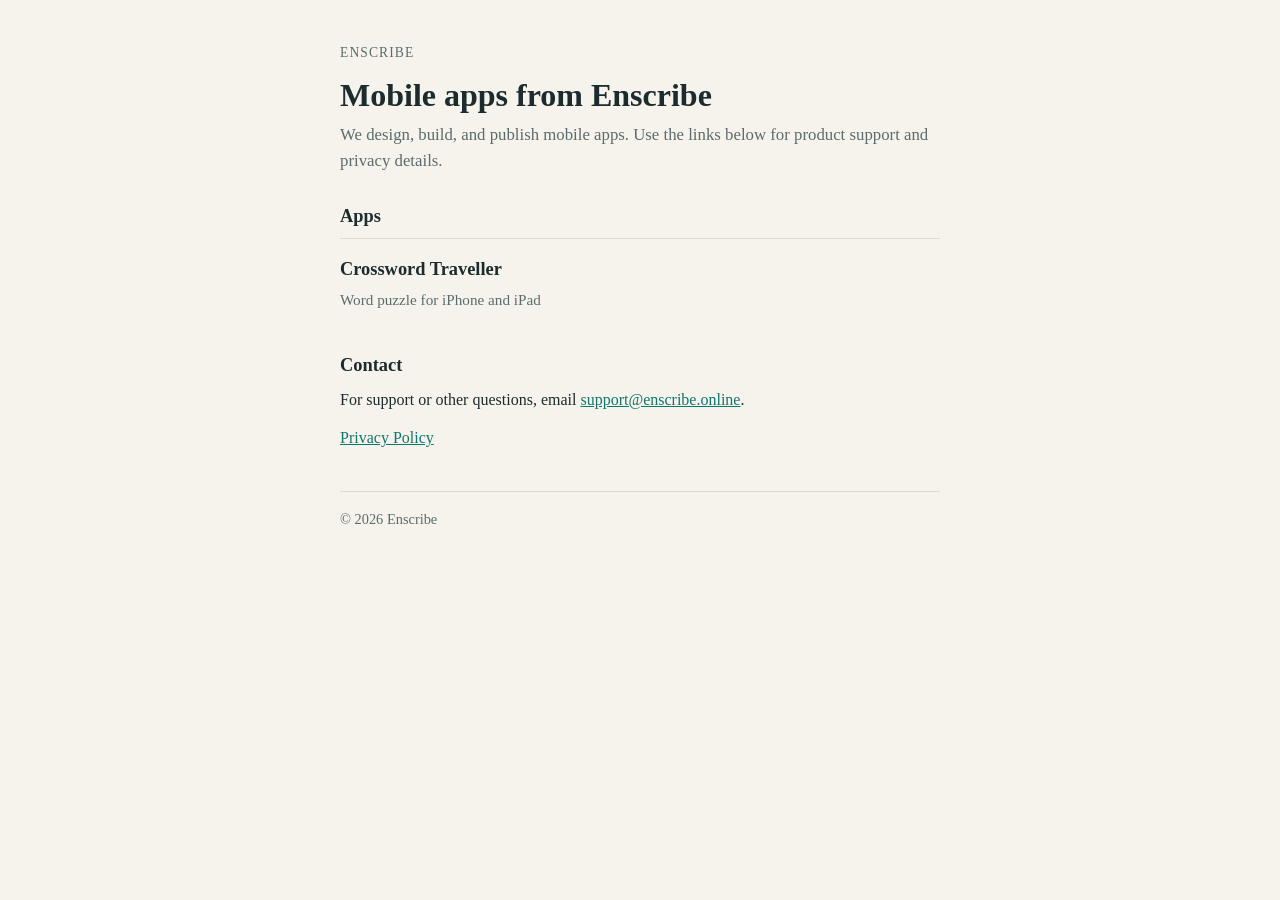
<file: index.html>
<!DOCTYPE html>
<html lang="en">
  <head>
    <meta charset="utf-8" />
    <meta name="viewport" content="width=device-width, initial-scale=1" />
    <title>Enscribe</title>
    <meta
      name="description"
      content="Enscribe builds and publishes mobile apps. Support and privacy information for our products."
    />
    <link rel="stylesheet" href="styles.css" />
  </head>
  <body>
    <main class="wrap">
      <p class="brand">Enscribe</p>
      <h1>Mobile apps from Enscribe</h1>
      <p class="lead">
        We design, build, and publish mobile apps. Use the links
        below for product support and privacy details.
      </p>

      <section>
        <h2>Apps</h2>
        <ul class="app-list">
          <li>
            <a href="./crossword-traveller/">
              <span class="app-name">Crossword Traveller</span>
              <span class="app-desc">Word puzzle for iPhone and iPad</span>
            </a>
          </li>
        </ul>
      </section>

      <section>
        <h2>Contact</h2>
        <p>
          For support or other questions, email
          <a href="mailto:support@enscribe.online">support@enscribe.online</a>.
        </p>
        <p>
          <a href="./privacy.html">Privacy Policy</a>
        </p>
      </section>

      <footer>
        © <span id="y"></span> Enscribe
        <script>
          document.getElementById("y").textContent = new Date().getFullYear();
        </script>
      </footer>
    </main>
  </body>
</html>
</file>
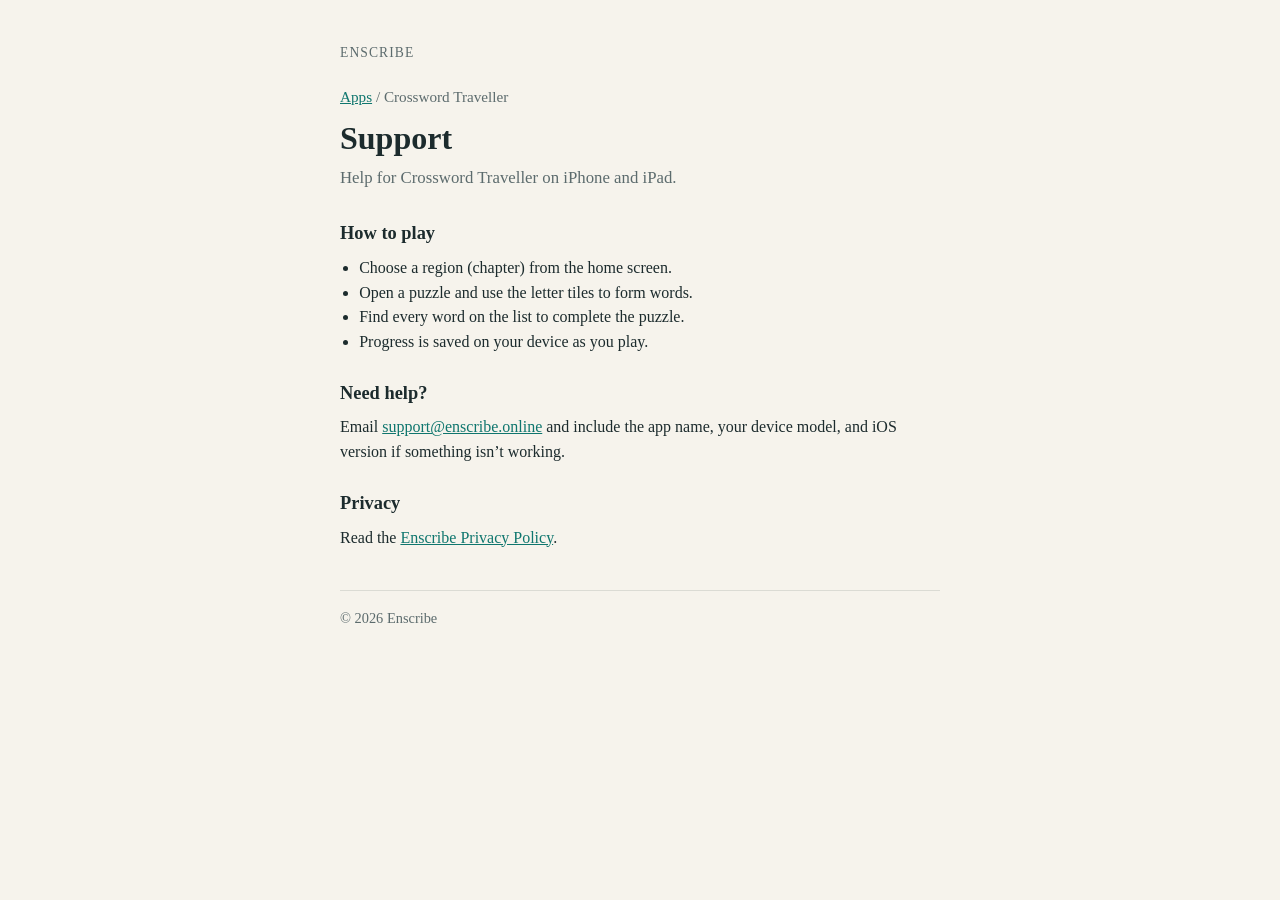
<file: crossword-traveller/index.html>
<!DOCTYPE html>
<html lang="en">
  <head>
    <meta charset="utf-8" />
    <meta name="viewport" content="width=device-width, initial-scale=1" />
    <title>Crossword Traveller — Support</title>
    <meta
      name="description"
      content="Support for Crossword Traveller by Enscribe."
    />
    <link rel="stylesheet" href="../styles.css" />
  </head>
  <body>
    <main class="wrap">
      <a class="brand" href="../">Enscribe</a>
      <nav class="crumbs">
        <a href="../">Apps</a> / Crossword Traveller
      </nav>
      <h1>Support</h1>
      <p class="lead">
        Help for Crossword Traveller on iPhone and iPad.
      </p>

      <section>
        <h2>How to play</h2>
        <ul>
          <li>Choose a region (chapter) from the home screen.</li>
          <li>Open a puzzle and use the letter tiles to form words.</li>
          <li>Find every word on the list to complete the puzzle.</li>
          <li>Progress is saved on your device as you play.</li>
        </ul>
      </section>

      <section>
        <h2>Need help?</h2>
        <p>
          Email
          <a href="mailto:support@enscribe.online?subject=App%20Support"
            >support@enscribe.online</a
          >
          and include the app name, your device model, and iOS version if
          something isn’t working.
        </p>
      </section>

      <section>
        <h2>Privacy</h2>
        <p>
          Read the
          <a href="../privacy.html">Enscribe Privacy Policy</a>.
        </p>
      </section>

      <footer>
        © <span id="y"></span> Enscribe
        <script>
          document.getElementById("y").textContent = new Date().getFullYear();
        </script>
      </footer>
    </main>
  </body>
</html>
</file>
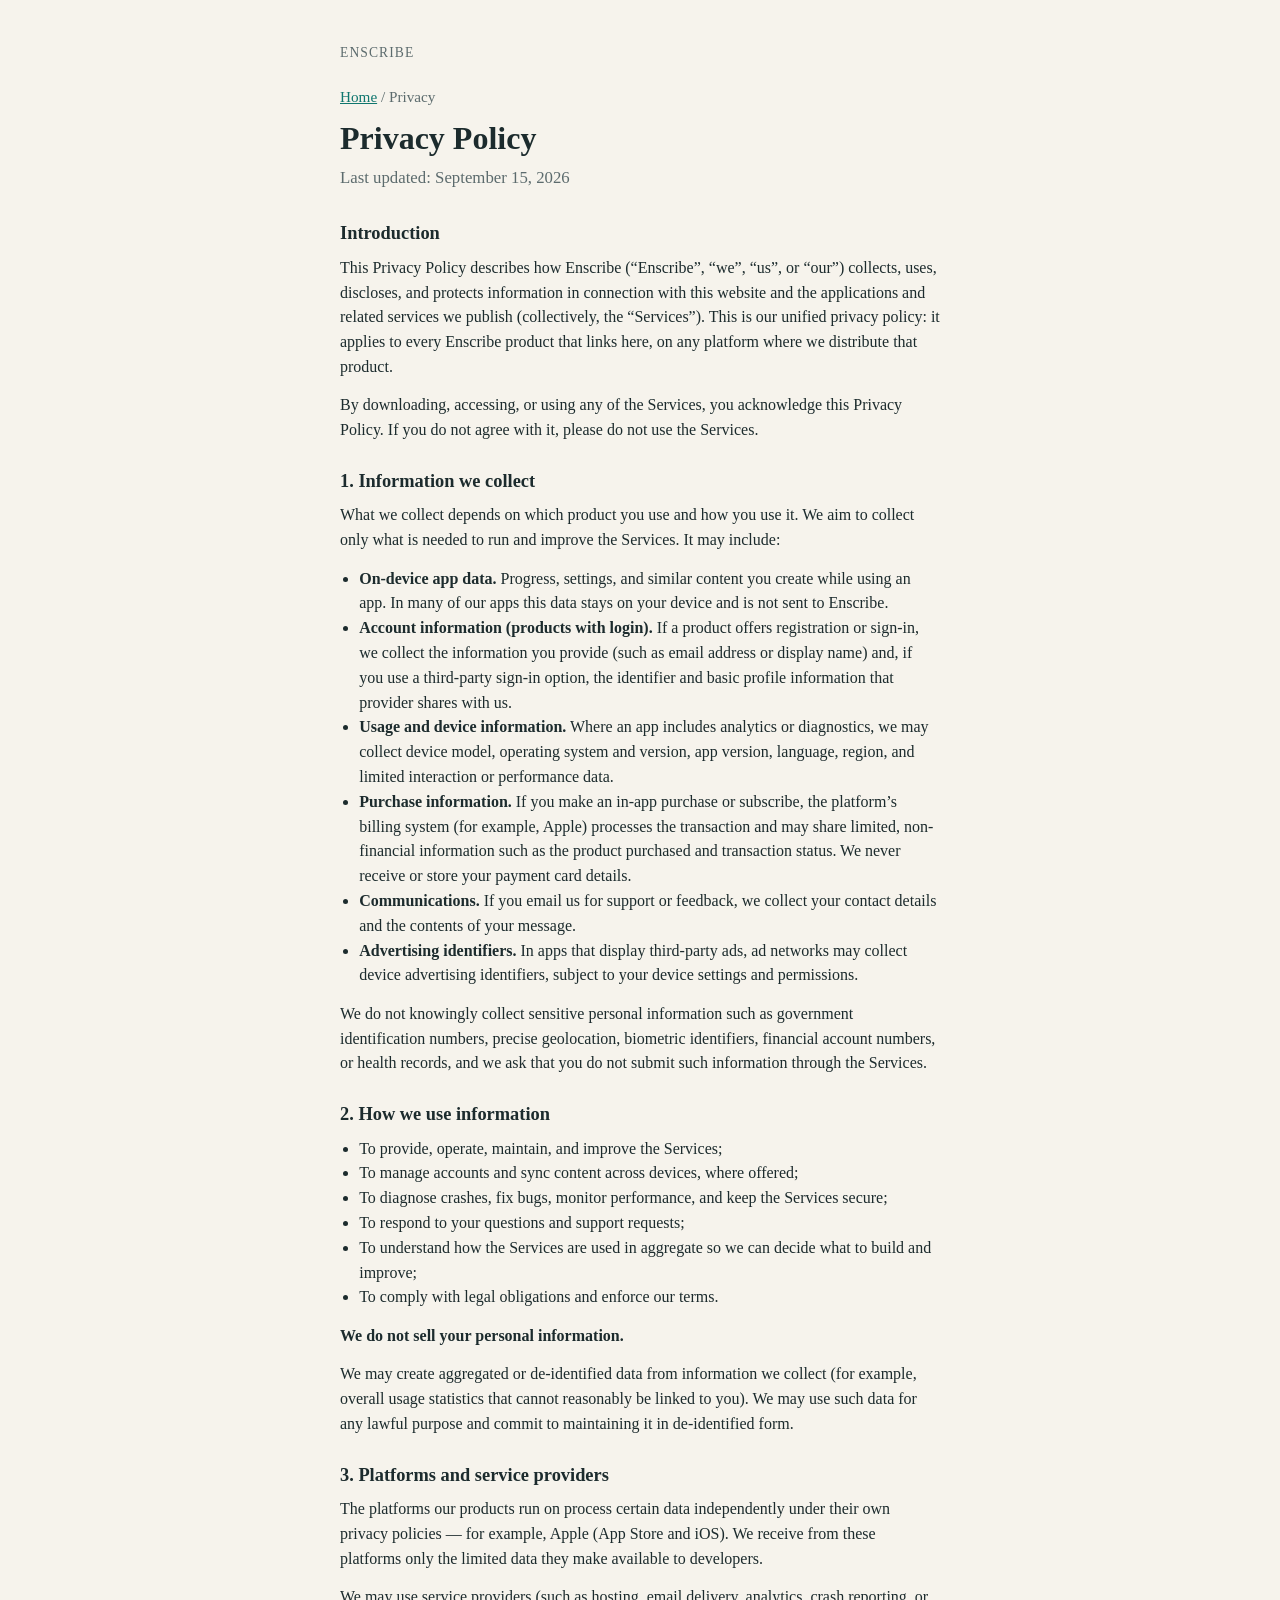
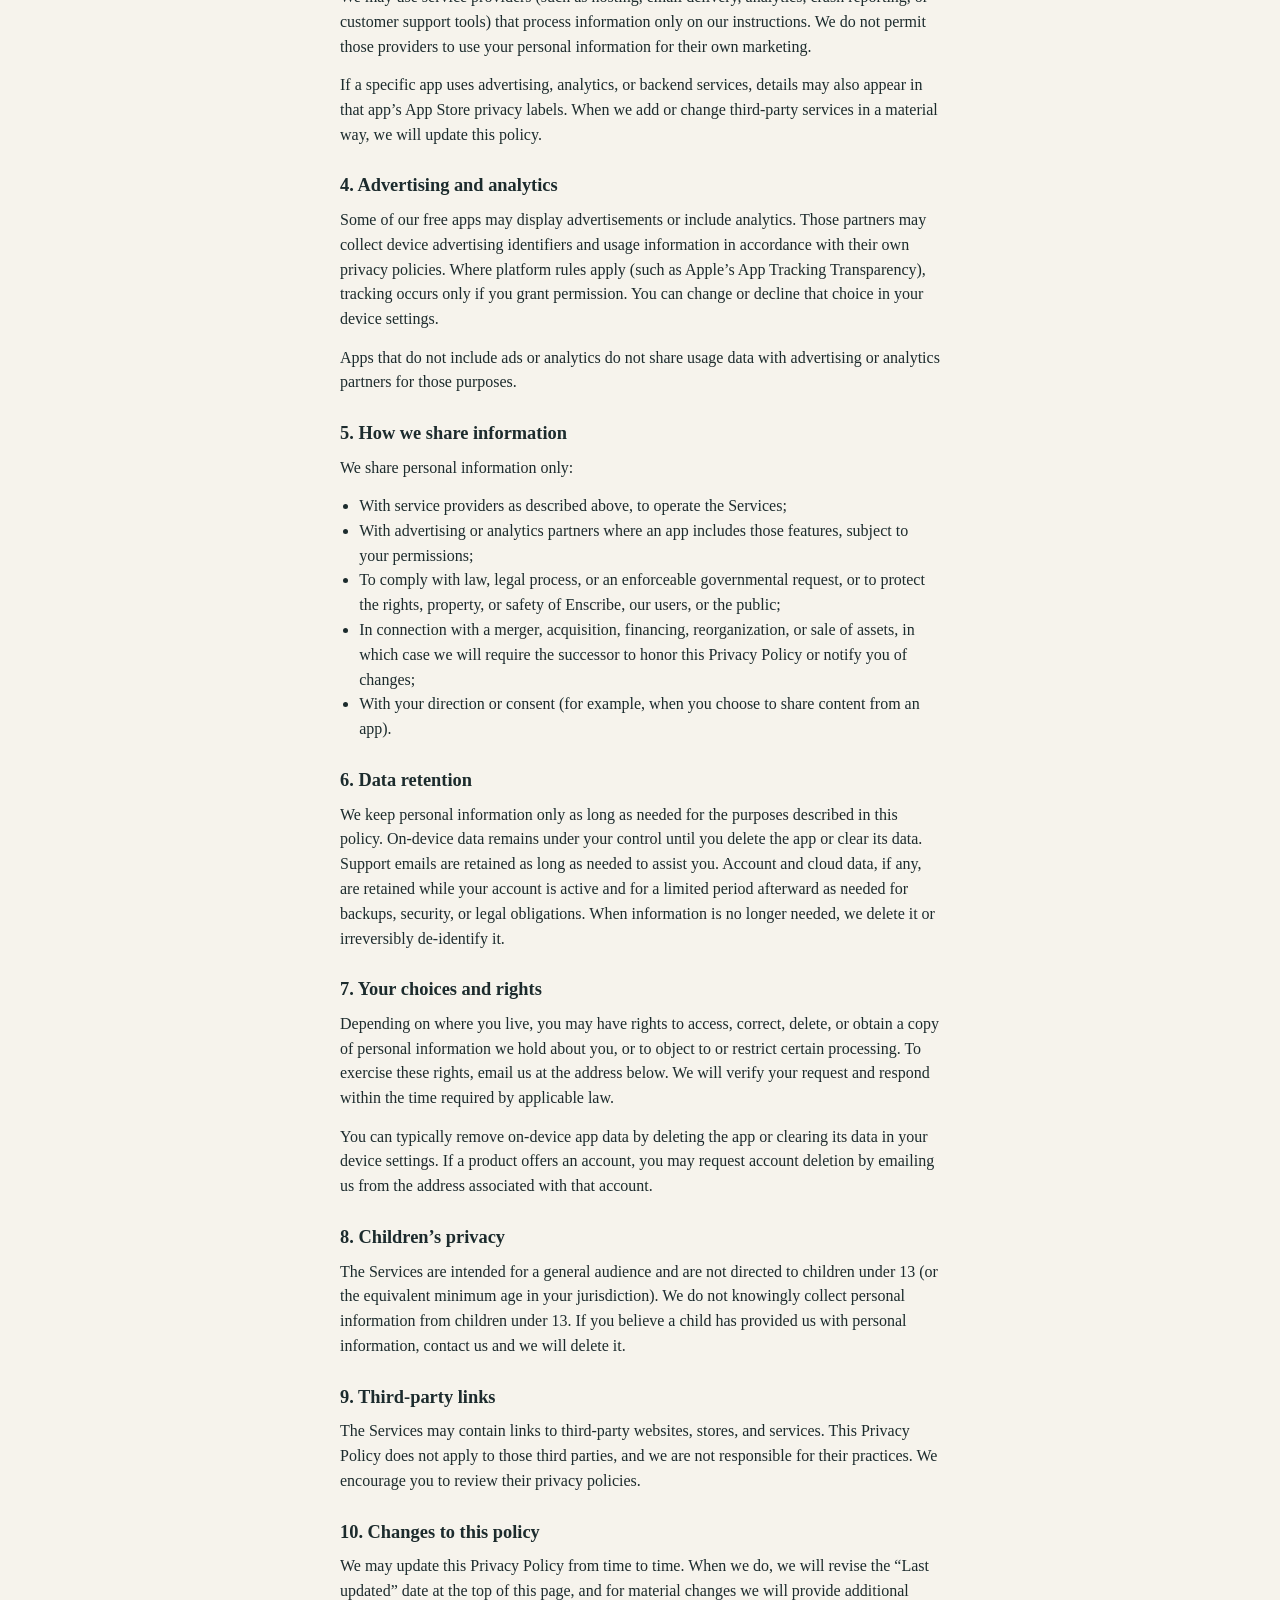
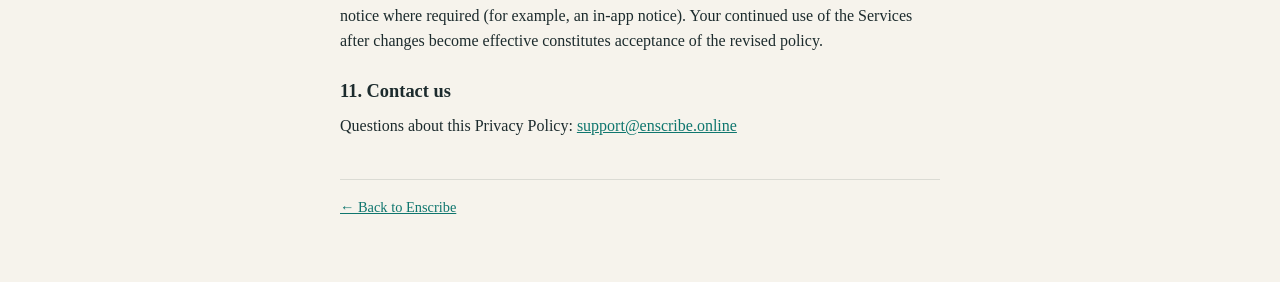
<file: privacy.html>
<!DOCTYPE html>
<html lang="en">
  <head>
    <meta charset="utf-8" />
    <meta name="viewport" content="width=device-width, initial-scale=1" />
    <title>Privacy Policy — Enscribe</title>
    <meta
      name="description"
      content="Privacy Policy for apps and services published by Enscribe."
    />
    <link rel="stylesheet" href="styles.css" />
  </head>
  <body>
    <main class="wrap">
      <a class="brand" href="./">Enscribe</a>
      <nav class="crumbs">
        <a href="./">Home</a> / Privacy
      </nav>
      <h1>Privacy Policy</h1>
      <p class="lead">Last updated: September 15, 2026</p>

      <section>
        <h2>Introduction</h2>
        <p>
          This Privacy Policy describes how Enscribe (“Enscribe”, “we”, “us”, or
          “our”) collects, uses, discloses, and protects information in
          connection with this website and the applications and related
          services we publish (collectively, the “Services”). This is our
          unified privacy policy: it applies to every Enscribe product that
          links here, on any platform where we distribute that product.
        </p>
        <p>
          By downloading, accessing, or using any of the Services, you
          acknowledge this Privacy Policy. If you do not agree with it, please
          do not use the Services.
        </p>
      </section>

      <section>
        <h2>1. Information we collect</h2>
        <p>
          What we collect depends on which product you use and how you use it.
          We aim to collect only what is needed to run and improve the
          Services. It may include:
        </p>
        <ul>
          <li>
            <strong>On-device app data.</strong> Progress, settings, and similar
            content you create while using an app. In many of our apps this
            data stays on your device and is not sent to Enscribe.
          </li>
          <li>
            <strong>Account information (products with login).</strong> If a
            product offers registration or sign-in, we collect the information
            you provide (such as email address or display name) and, if you use
            a third-party sign-in option, the identifier and basic profile
            information that provider shares with us.
          </li>
          <li>
            <strong>Usage and device information.</strong> Where an app includes
            analytics or diagnostics, we may collect device model, operating
            system and version, app version, language, region, and limited
            interaction or performance data.
          </li>
          <li>
            <strong>Purchase information.</strong> If you make an in-app
            purchase or subscribe, the platform’s billing system (for example,
            Apple) processes the transaction and may share limited,
            non-financial information such as the product purchased and
            transaction status. We never receive or store your payment card
            details.
          </li>
          <li>
            <strong>Communications.</strong> If you email us for support or
            feedback, we collect your contact details and the contents of your
            message.
          </li>
          <li>
            <strong>Advertising identifiers.</strong> In apps that display
            third-party ads, ad networks may collect device advertising
            identifiers, subject to your device settings and permissions.
          </li>
        </ul>
        <p>
          We do not knowingly collect sensitive personal information such as
          government identification numbers, precise geolocation, biometric
          identifiers, financial account numbers, or health records, and we ask
          that you do not submit such information through the Services.
        </p>
      </section>

      <section>
        <h2>2. How we use information</h2>
        <ul>
          <li>To provide, operate, maintain, and improve the Services;</li>
          <li>To manage accounts and sync content across devices, where offered;</li>
          <li>To diagnose crashes, fix bugs, monitor performance, and keep the Services secure;</li>
          <li>To respond to your questions and support requests;</li>
          <li>To understand how the Services are used in aggregate so we can decide what to build and improve;</li>
          <li>To comply with legal obligations and enforce our terms.</li>
        </ul>
        <p>
          <strong>We do not sell your personal information.</strong>
        </p>
        <p>
          We may create aggregated or de-identified data from information we
          collect (for example, overall usage statistics that cannot reasonably
          be linked to you). We may use such data for any lawful purpose and
          commit to maintaining it in de-identified form.
        </p>
      </section>

      <section>
        <h2>3. Platforms and service providers</h2>
        <p>
          The platforms our products run on process certain data independently
          under their own privacy policies — for example, Apple (App Store and
          iOS). We receive from these platforms only the limited data they make
          available to developers.
        </p>
        <p>
          We may use service providers (such as hosting, email delivery,
          analytics, crash reporting, or customer support tools) that process
          information only on our instructions. We do not permit those
          providers to use your personal information for their own marketing.
        </p>
        <p>
          If a specific app uses advertising, analytics, or backend services,
          details may also appear in that app’s App Store privacy labels. When
          we add or change third-party services in a material way, we will
          update this policy.
        </p>
      </section>

      <section>
        <h2>4. Advertising and analytics</h2>
        <p>
          Some of our free apps may display advertisements or include analytics.
          Those partners may collect device advertising identifiers and usage
          information in accordance with their own privacy policies. Where
          platform rules apply (such as Apple’s App Tracking Transparency),
          tracking occurs only if you grant permission. You can change or
          decline that choice in your device settings.
        </p>
        <p>
          Apps that do not include ads or analytics do not share usage data
          with advertising or analytics partners for those purposes.
        </p>
      </section>

      <section>
        <h2>5. How we share information</h2>
        <p>We share personal information only:</p>
        <ul>
          <li>With service providers as described above, to operate the Services;</li>
          <li>With advertising or analytics partners where an app includes those features, subject to your permissions;</li>
          <li>To comply with law, legal process, or an enforceable governmental request, or to protect the rights, property, or safety of Enscribe, our users, or the public;</li>
          <li>In connection with a merger, acquisition, financing, reorganization, or sale of assets, in which case we will require the successor to honor this Privacy Policy or notify you of changes;</li>
          <li>With your direction or consent (for example, when you choose to share content from an app).</li>
        </ul>
      </section>

      <section>
        <h2>6. Data retention</h2>
        <p>
          We keep personal information only as long as needed for the purposes
          described in this policy. On-device data remains under your control
          until you delete the app or clear its data. Support emails are
          retained as long as needed to assist you. Account and cloud data, if
          any, are retained while your account is active and for a limited
          period afterward as needed for backups, security, or legal
          obligations. When information is no longer needed, we delete it or
          irreversibly de-identify it.
        </p>
      </section>

      <section>
        <h2>7. Your choices and rights</h2>
        <p>
          Depending on where you live, you may have rights to access, correct,
          delete, or obtain a copy of personal information we hold about you,
          or to object to or restrict certain processing. To exercise these
          rights, email us at the address below. We will verify your request
          and respond within the time required by applicable law.
        </p>
        <p>
          You can typically remove on-device app data by deleting the app or
          clearing its data in your device settings. If a product offers an
          account, you may request account deletion by emailing us from the
          address associated with that account.
        </p>
      </section>

      <section>
        <h2>8. Children’s privacy</h2>
        <p>
          The Services are intended for a general audience and are not directed
          to children under 13 (or the equivalent minimum age in your
          jurisdiction). We do not knowingly collect personal information from
          children under 13. If you believe a child has provided us with
          personal information, contact us and we will delete it.
        </p>
      </section>

      <section>
        <h2>9. Third-party links</h2>
        <p>
          The Services may contain links to third-party websites, stores, and
          services. This Privacy Policy does not apply to those third parties,
          and we are not responsible for their practices. We encourage you to
          review their privacy policies.
        </p>
      </section>

      <section>
        <h2>10. Changes to this policy</h2>
        <p>
          We may update this Privacy Policy from time to time. When we do, we
          will revise the “Last updated” date at the top of this page, and for
          material changes we will provide additional notice where required
          (for example, an in-app notice). Your continued use of the Services
          after changes become effective constitutes acceptance of the revised
          policy.
        </p>
      </section>

      <section>
        <h2>11. Contact us</h2>
        <p>
          Questions about this Privacy Policy:
          <a href="mailto:support@enscribe.online?subject=Privacy%20Policy"
            >support@enscribe.online</a
          >
        </p>
      </section>

      <footer>
        <a href="./">← Back to Enscribe</a>
      </footer>
    </main>
  </body>
</html>
</file>
<file: styles.css>
:root {
  --bg: #f6f3ec;
  --ink: #1c2b2d;
  --muted: #5c6b6d;
  --accent: #0f766e;
  --card: #ffffff;
  --line: rgba(28, 43, 45, 0.12);
  --max: 40rem;
}

* {
  box-sizing: border-box;
}

html,
body {
  margin: 0;
  padding: 0;
  background: var(--bg);
  color: var(--ink);
  font-family: Georgia, "Times New Roman", serif;
  line-height: 1.55;
}

body {
  min-height: 100vh;
}

a {
  color: var(--accent);
}

a:hover {
  text-decoration: underline;
}

.wrap {
  max-width: var(--max);
  margin: 0 auto;
  padding: 2.5rem 1.25rem 4rem;
}

.brand {
  display: inline-block;
  margin: 0;
  font-size: 0.85rem;
  letter-spacing: 0.08em;
  text-transform: uppercase;
  color: var(--muted);
  text-decoration: none;
}

a.brand:hover {
  text-decoration: none;
  color: var(--ink);
}

.app-list {
  list-style: none;
  padding: 0;
  margin: 0;
}

.app-list li {
  border-top: 1px solid var(--line);
}

.app-list a {
  display: block;
  padding: 1rem 0;
  text-decoration: none;
  color: inherit;
}

.app-list a:hover .app-name {
  color: var(--accent);
  text-decoration: underline;
}

.app-name {
  display: block;
  font-size: 1.15rem;
  font-weight: bold;
}

.app-desc {
  display: block;
  margin-top: 0.25rem;
  color: var(--muted);
  font-size: 0.95rem;
}

h1 {
  margin: 0.75rem 0 0.5rem;
  font-size: 2rem;
  line-height: 1.15;
}

.lead {
  margin: 0 0 1.75rem;
  color: var(--muted);
  font-size: 1.05rem;
}

.card {
  background: var(--card);
  border: 1px solid var(--line);
  border-radius: 12px;
  padding: 1.15rem 1.25rem;
  margin: 0 0 1rem;
}

.card h2 {
  margin: 0 0 0.35rem;
  font-size: 1.2rem;
}

.card p {
  margin: 0;
  color: var(--muted);
}

.meta {
  margin-top: 0.65rem;
  font-size: 0.92rem;
}

nav.crumbs {
  margin: 1.25rem 0 0;
  font-size: 0.95rem;
  color: var(--muted);
}

section {
  margin: 1.5rem 0;
}

section h2 {
  font-size: 1.15rem;
  margin: 0 0 0.5rem;
}

section p,
section ul {
  margin: 0 0 0.85rem;
}

section ul {
  padding-left: 1.2rem;
}

footer {
  margin-top: 2.5rem;
  padding-top: 1rem;
  border-top: 1px solid var(--line);
  color: var(--muted);
  font-size: 0.9rem;
}
</file>
